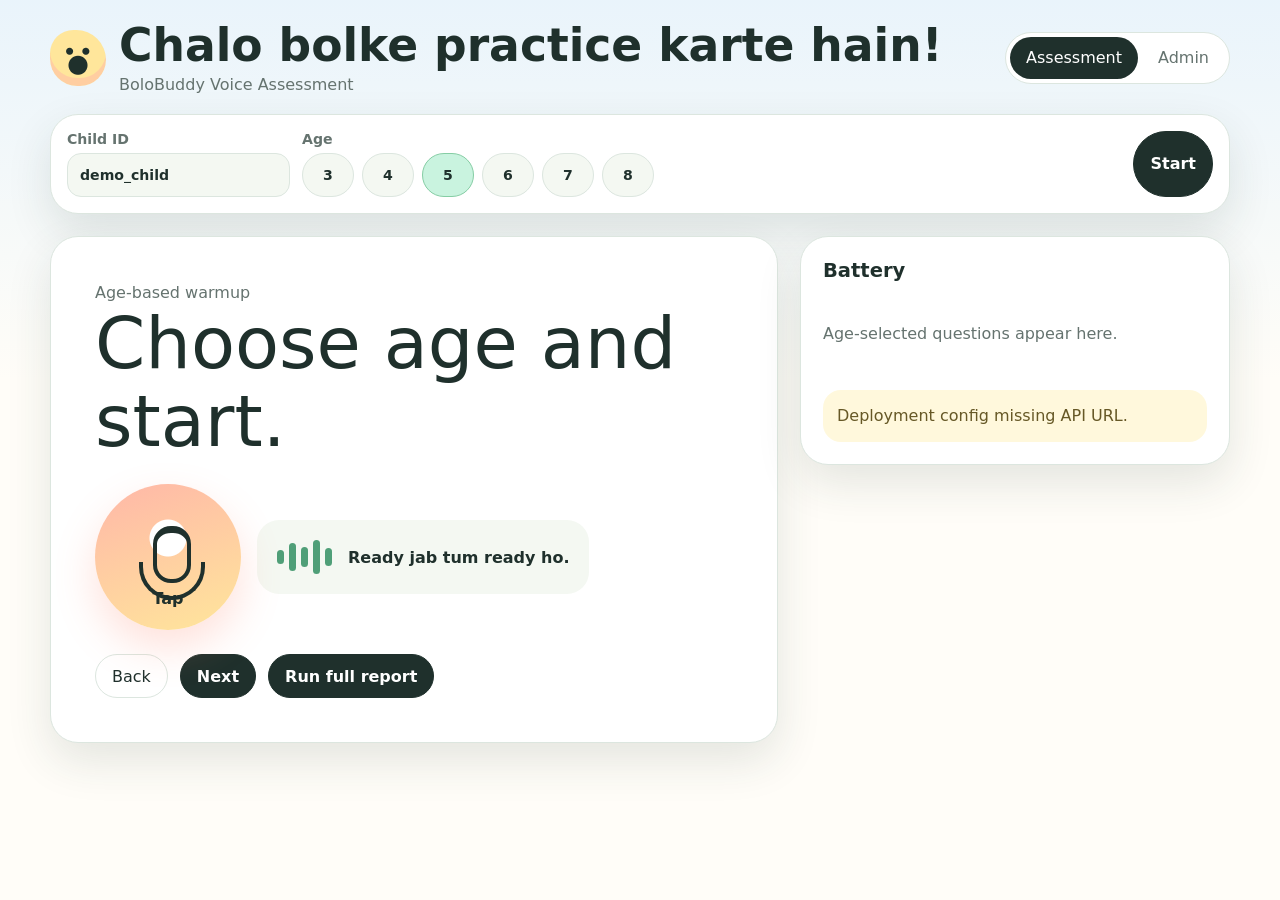
<file: deploy/aws/static/index.html>
<!doctype html>
<html lang="en-IN">
  <head>
    <meta charset="utf-8" />
    <meta name="viewport" content="width=device-width, initial-scale=1" />
    <title>BoloBuddy Voice Assessment</title>
    <script>
      window.BOLOBUDDY_API_URL = "__API_URL__";
      window.BOLOBUDDY_APP_TOKEN = "__APP_TOKEN__";
    </script>
    <style>
      :root {
        --ink: #1f302c;
        --muted: #65736f;
        --paper: #fffdf8;
        --panel: #ffffff;
        --line: #dce6df;
        --mint: #c9f3df;
        --sky: #cfe9ff;
        --sun: #ffe69b;
        --coral: #ffb7a8;
        --leaf: #4f9f78;
        --soft: #f4f8f2;
        --shadow: 0 18px 45px rgba(35, 54, 48, 0.12);
      }

      * { box-sizing: border-box; }

      body {
        margin: 0;
        font-family:
          ui-rounded, "Avenir Next", "Nunito", system-ui, -apple-system,
          BlinkMacSystemFont, "Segoe UI", sans-serif;
        color: var(--ink);
        background:
          linear-gradient(180deg, rgba(207, 233, 255, 0.45), transparent 380px),
          var(--paper);
      }

      button,
      input {
        font: inherit;
      }

      .app {
        min-height: 100vh;
        padding: 22px;
      }

      .shell {
        width: min(1180px, 100%);
        margin: 0 auto;
      }

      header {
        display: flex;
        justify-content: space-between;
        align-items: center;
        gap: 18px;
        margin-bottom: 20px;
      }

      .brand {
        display: flex;
        gap: 13px;
        align-items: center;
      }

      .mascot {
        width: 56px;
        height: 56px;
        border-radius: 44% 56% 49% 51%;
        background:
          radial-gradient(circle at 35% 38%, #1f302c 0 3px, transparent 4px),
          radial-gradient(circle at 64% 38%, #1f302c 0 3px, transparent 4px),
          radial-gradient(circle at 50% 63%, #1f302c 0 9px, transparent 10px),
          var(--sun);
        box-shadow: inset 0 -8px 0 rgba(255, 183, 168, 0.5);
        flex: 0 0 auto;
      }

      h1 {
        margin: 0;
        font-size: clamp(1.55rem, 4vw, 2.85rem);
        line-height: 1.05;
        letter-spacing: 0;
      }

      h2 {
        margin: 0 0 10px;
        font-size: 1.22rem;
        letter-spacing: 0;
      }

      .sub {
        margin: 5px 0 0;
        color: var(--muted);
      }

      .tabs {
        display: flex;
        gap: 4px;
        padding: 4px;
        border: 1px solid var(--line);
        background: var(--panel);
        border-radius: 999px;
      }

      .tabs button {
        min-height: 42px;
        border: 0;
        border-radius: 999px;
        background: transparent;
        color: var(--muted);
        padding: 0 16px;
        cursor: pointer;
      }

      .tabs button.active {
        background: var(--ink);
        color: #ffffff;
      }

      .start {
        display: grid;
        grid-template-columns: 1fr auto;
        gap: 14px;
        padding: 16px;
        border: 1px solid var(--line);
        border-radius: 26px;
        background: var(--panel);
        box-shadow: var(--shadow);
        margin-bottom: 22px;
      }

      .field-row {
        display: flex;
        flex-wrap: wrap;
        align-items: end;
        gap: 12px;
      }

      label {
        display: grid;
        gap: 6px;
        color: var(--muted);
        font-weight: 700;
        font-size: 0.88rem;
      }

      input {
        min-height: 44px;
        border: 1px solid var(--line);
        border-radius: 14px;
        padding: 0 12px;
        color: var(--ink);
        background: var(--soft);
      }

      .age-buttons {
        display: flex;
        flex-wrap: wrap;
        gap: 8px;
      }

      .age-buttons button,
      .primary,
      .ghost {
        min-height: 44px;
        border: 1px solid var(--line);
        border-radius: 999px;
        padding: 0 16px;
        cursor: pointer;
        color: var(--ink);
      }

      .age-buttons button {
        min-width: 52px;
        background: var(--soft);
        font-weight: 800;
      }

      .age-buttons button.active {
        background: var(--mint);
        border-color: #85cda4;
      }

      .primary {
        background: var(--ink);
        color: #ffffff;
        border-color: var(--ink);
        font-weight: 800;
      }

      .ghost {
        background: var(--panel);
      }

      .grid {
        display: grid;
        grid-template-columns: minmax(0, 1fr) minmax(330px, 430px);
        gap: 22px;
        align-items: start;
      }

      .card {
        border: 1px solid var(--line);
        background: var(--panel);
        border-radius: 28px;
        box-shadow: var(--shadow);
      }

      .practice {
        padding: clamp(24px, 5vw, 44px);
        min-height: 440px;
        display: grid;
        gap: 24px;
        align-content: center;
      }

      .prompt-kicker,
      .small {
        color: var(--muted);
        line-height: 1.5;
      }

      .prompt {
        font-size: clamp(2rem, 6vw, 4.5rem);
        line-height: 1.08;
        margin: 0;
        letter-spacing: 0;
      }

      .recorder {
        display: flex;
        align-items: center;
        flex-wrap: wrap;
        gap: 16px;
      }

      .mic {
        width: 146px;
        aspect-ratio: 1;
        border-radius: 50%;
        border: 0;
        background:
          radial-gradient(circle at 50% 37%, #ffffff 0 18px, transparent 19px),
          linear-gradient(160deg, var(--coral), var(--sun));
        color: var(--ink);
        box-shadow: 0 18px 42px rgba(255, 129, 105, 0.24);
        font-weight: 900;
        cursor: pointer;
        position: relative;
      }

      .mic::before {
        content: "";
        width: 30px;
        height: 46px;
        border: 4px solid var(--ink);
        border-top-width: 7px;
        border-radius: 18px;
        position: absolute;
        top: 42px;
        left: calc(50% - 15px);
      }

      .mic::after {
        content: "";
        width: 58px;
        height: 34px;
        border: 4px solid var(--ink);
        border-top: 0;
        border-radius: 0 0 34px 34px;
        position: absolute;
        top: 78px;
        left: calc(50% - 29px);
      }

      .mic span {
        position: absolute;
        inset: auto 0 22px;
      }

      .bubble {
        min-height: 72px;
        padding: 18px 20px;
        border-radius: 22px;
        background: var(--soft);
        display: flex;
        align-items: center;
        gap: 16px;
        font-weight: 800;
      }

      .wave {
        display: flex;
        gap: 5px;
        height: 38px;
        align-items: center;
      }

      .wave i {
        width: 7px;
        border-radius: 999px;
        background: var(--leaf);
        animation: wave 1.1s ease-in-out infinite;
      }

      .wave i:nth-child(1) { height: 14px; animation-delay: 0s; }
      .wave i:nth-child(2) { height: 28px; animation-delay: 0.08s; }
      .wave i:nth-child(3) { height: 20px; animation-delay: 0.16s; }
      .wave i:nth-child(4) { height: 34px; animation-delay: 0.24s; }
      .wave i:nth-child(5) { height: 18px; animation-delay: 0.32s; }

      @keyframes wave {
        0%, 100% { transform: scaleY(0.55); opacity: 0.55; }
        50% { transform: scaleY(1); opacity: 1; }
      }

      .panel {
        padding: 22px;
      }

      .stack {
        display: grid;
        gap: 14px;
      }

      .task-list {
        display: grid;
        gap: 9px;
      }

      .task {
        display: grid;
        grid-template-columns: 1fr auto;
        gap: 12px;
        padding: 12px;
        border-radius: 16px;
        background: var(--soft);
      }

      .pill {
        padding: 5px 10px;
        border-radius: 999px;
        background: #ffffff;
        color: var(--muted);
        white-space: nowrap;
        font-size: 0.82rem;
      }

      .pill.ready { background: var(--mint); color: var(--ink); }
      .pill.review { background: #fff3c4; color: var(--ink); }

      .report {
        display: grid;
        gap: 16px;
      }

      .report-section {
        border-top: 1px solid var(--line);
        padding-top: 14px;
      }

      .domain-grid,
      .admin-grid {
        display: grid;
        gap: 10px;
      }

      .domain,
      .admin-row {
        display: grid;
        grid-template-columns: 1fr auto;
        gap: 10px;
        padding: 12px;
        border-radius: 16px;
        background: var(--soft);
      }

      .hidden { display: none !important; }

      .notice {
        padding: 14px;
        border-radius: 18px;
        background: #fff8dc;
        color: #665826;
        line-height: 1.5;
      }

      @media (max-width: 880px) {
        .app { padding: 16px; }
        header { flex-direction: column; align-items: flex-start; }
        .start { grid-template-columns: 1fr; }
        .grid { grid-template-columns: 1fr; }
        .practice { min-height: 360px; }
        .mic { width: 132px; }
      }
    </style>
  </head>
  <body>
    <main class="app">
      <div class="shell">
        <header>
          <div class="brand">
            <div class="mascot" aria-hidden="true"></div>
            <div>
              <h1>Chalo bolke practice karte hain!</h1>
              <p class="sub">BoloBuddy Voice Assessment</p>
            </div>
          </div>
          <nav class="tabs" aria-label="View mode">
            <button class="active" type="button" data-view="assessment">Assessment</button>
            <button type="button" data-view="admin">Admin</button>
          </nav>
        </header>

        <section class="start card" id="assessmentStart">
          <div class="field-row">
            <label>
              Child ID
              <input id="childId" value="demo_child" autocomplete="off" />
            </label>
            <label>
              Age
              <div class="age-buttons" id="ageButtons">
                <button type="button" data-age="3">3</button>
                <button type="button" data-age="4">4</button>
                <button class="active" type="button" data-age="5">5</button>
                <button type="button" data-age="6">6</button>
                <button type="button" data-age="7">7</button>
                <button type="button" data-age="8">8</button>
              </div>
            </label>
          </div>
          <button class="primary" type="button" id="startButton">Start</button>
        </section>

        <section class="grid" id="assessmentView">
          <div class="stack">
            <article class="practice card">
              <div>
                <div class="prompt-kicker" id="taskKicker">Age-based warmup</div>
                <p class="prompt" id="promptText">Choose age and start.</p>
              </div>
              <div class="recorder">
                <button class="mic" type="button" id="recordButton" aria-label="Record prompt" disabled>
                  <span id="recordLabel">Tap</span>
                </button>
                <div class="bubble">
                  <div class="wave" aria-hidden="true"><i></i><i></i><i></i><i></i><i></i></div>
                  <span id="recordingText">Ready jab tum ready ho.</span>
                </div>
              </div>
              <div class="field-row">
                <button class="ghost" type="button" id="prevButton">Back</button>
                <button class="primary" type="button" id="nextButton">Next</button>
                <button class="primary" type="button" id="submitButton">Run full report</button>
              </div>
            </article>

            <article class="card panel report hidden" id="reportCard">
              <h2>Child feedback</h2>
              <p id="childFeedback" class="small"></p>
              <div class="report-section">
                <h2>Parent report</h2>
                <p id="adultFeedback" class="small"></p>
              </div>
              <div class="report-section">
                <h2>Insights</h2>
                <div class="domain-grid" id="insights"></div>
              </div>
              <div class="report-section">
                <h2>Practice suggestions</h2>
                <div class="domain-grid" id="exercises"></div>
              </div>
              <div class="notice">
                This report is educational practice feedback. It is not an IQ test,
                clinical diagnosis, or measure of a child's worth.
              </div>
            </article>
          </div>

          <aside class="card panel stack">
            <h2>Battery</h2>
            <p class="small" id="batteryLabel">Age-selected questions appear here.</p>
            <div class="task-list" id="taskList"></div>
            <div class="notice hidden" id="providerNotice">
              Real assessment needs the ElevenLabs API key configured on the backend.
            </div>
          </aside>
        </section>

        <section class="card panel hidden" id="adminView">
          <div class="field-row" style="justify-content: space-between;">
            <div>
              <h2>Admin dashboard</h2>
              <p class="small">Sessions, reports, review state, and S3-backed evidence.</p>
            </div>
            <label>
              Admin token
              <input id="adminToken" type="password" placeholder="Paste token" />
            </label>
            <button class="primary" type="button" id="loadAdmin">Load</button>
          </div>
          <div class="admin-grid" id="adminRows"></div>
          <article class="report-section hidden" id="adminDetail">
            <h2>Selected report</h2>
            <pre id="adminJson" style="white-space: pre-wrap; overflow:auto; background: var(--soft); border-radius:16px; padding:14px;"></pre>
          </article>
        </section>
      </div>
    </main>

    <script>
      const apiBase = (window.BOLOBUDDY_API_URL || "").replace(/\/$/, "");
      const appToken = window.BOLOBUDDY_APP_TOKEN || "";
      const hasAppToken = appToken && !appToken.startsWith("_");
      const state = {
        age: 5,
        session: null,
        battery: null,
        prompts: [],
        taskIndex: 0,
        recordings: {},
        mediaRecorder: null,
        chunks: [],
      };

      const $ = (selector) => document.querySelector(selector);
      const $$ = (selector) => Array.from(document.querySelectorAll(selector));

      const views = {
        assessment: $("#assessmentView"),
        admin: $("#adminView"),
      };

      $("[data-view='assessment']").addEventListener("click", () => switchView("assessment"));
      $("[data-view='admin']").addEventListener("click", () => switchView("admin"));
      $("#startButton").addEventListener("click", startSession);
      $("#recordButton").addEventListener("click", toggleRecording);
      $("#prevButton").addEventListener("click", () => moveTask(-1));
      $("#nextButton").addEventListener("click", () => moveTask(1));
      $("#submitButton").addEventListener("click", submitAssessment);
      $("#loadAdmin").addEventListener("click", loadAdmin);

      $$("#ageButtons button").forEach((button) => {
        button.addEventListener("click", () => {
          $$("#ageButtons button").forEach((item) => item.classList.remove("active"));
          button.classList.add("active");
          state.age = Number(button.dataset.age);
        });
      });

      init();

      async function init() {
        if (!apiBase || apiBase.startsWith("_")) {
          $("#providerNotice").textContent = "Deployment config missing API URL.";
          $("#providerNotice").classList.remove("hidden");
          return;
        }
        try {
          const config = await api("/config");
          if (!config.provider_ready) {
            $("#providerNotice").classList.remove("hidden");
          }
          if (config.app_token_required && !hasAppToken) {
            $("#providerNotice").textContent = "Deployment config missing app token.";
            $("#providerNotice").classList.remove("hidden");
          }
        } catch (error) {
          showStatus("Could not reach backend yet.");
        }
      }

      function switchView(name) {
        $$("[data-view]").forEach((button) => button.classList.toggle("active", button.dataset.view === name));
        views.assessment.classList.toggle("hidden", name !== "assessment");
        $("#assessmentStart").classList.toggle("hidden", name !== "assessment");
        views.admin.classList.toggle("hidden", name !== "admin");
      }

      async function startSession() {
        const childId = $("#childId").value.trim() || "demo_child";
        const response = await api("/sessions", {
          method: "POST",
          body: { child_id: childId, age_years: state.age, consent_verified: true },
        });
        state.session = response.session;
        state.battery = response.battery;
        state.prompts = response.prompts;
        state.taskIndex = 0;
        state.recordings = {};
        $("#recordButton").disabled = false;
        $("#reportCard").classList.add("hidden");
        renderTask();
      }

      function renderTask() {
        const prompt = state.prompts[state.taskIndex];
        if (!prompt) return;
        $("#taskKicker").textContent = `${state.battery.title} · ${state.taskIndex + 1}/${state.prompts.length}`;
        $("#promptText").textContent = prompt.display_text || prompt.text;
        $("#batteryLabel").textContent = `${state.battery.title}. ${state.battery.domains.join(", ")}.`;
        $("#recordingText").textContent = state.recordings[prompt.prompt_id] ? "Recording saved." : "Ready jab tum ready ho.";
        $("#recordLabel").textContent = state.recordings[prompt.prompt_id] ? "Again" : "Tap";
        $("#taskList").innerHTML = state.prompts.map((item, index) => `
          <div class="task">
            <span>${index + 1}. ${escapeHtml(item.display_text || item.text)}</span>
            <span class="pill ${state.recordings[item.prompt_id] ? "ready" : ""}">
              ${state.recordings[item.prompt_id] ? "saved" : item.assessment_mode}
            </span>
          </div>
        `).join("");
      }

      function moveTask(delta) {
        if (!state.prompts.length) return;
        state.taskIndex = Math.max(0, Math.min(state.prompts.length - 1, state.taskIndex + delta));
        renderTask();
      }

      async function toggleRecording() {
        if (state.mediaRecorder && state.mediaRecorder.state === "recording") {
          state.mediaRecorder.stop();
          $("#recordingText").textContent = "Checking recording...";
          return;
        }
        const stream = await navigator.mediaDevices.getUserMedia({ audio: true });
        state.chunks = [];
        state.mediaRecorder = new MediaRecorder(stream);
        state.mediaRecorder.ondataavailable = (event) => {
          if (event.data.size) state.chunks.push(event.data);
        };
        state.mediaRecorder.onstop = async () => {
          stream.getTracks().forEach((track) => track.stop());
          const blob = new Blob(state.chunks, { type: state.mediaRecorder.mimeType || "audio/webm" });
          const prompt = state.prompts[state.taskIndex];
          state.recordings[prompt.prompt_id] = {
            prompt_id: prompt.prompt_id,
            mime_type: blob.type || "audio/webm",
            audio_base64: await blobToBase64(blob),
          };
          renderTask();
        };
        state.mediaRecorder.start();
        $("#recordingText").textContent = "Main sun raha hoon...";
        $("#recordLabel").textContent = "Stop";
      }

      async function submitAssessment() {
        if (!state.session) return showStatus("Start a session first.");
        const tasks = Object.values(state.recordings);
        if (!tasks.length) return showStatus("Record at least one prompt.");
        $("#recordingText").textContent = "Running real STT and alignment...";
        const response = await api(`/sessions/${state.session.session_id}/assess`, {
          method: "POST",
          body: { tasks },
        });
        renderReport(response.report);
      }

      function renderReport(report) {
        $("#reportCard").classList.remove("hidden");
        $("#childFeedback").textContent = report.feedback.child_feedback;
        $("#adultFeedback").textContent = report.feedback.adult_feedback;
        $("#insights").innerHTML = report.insights.map((item) => `
          <div class="domain">
            <span><strong>${escapeHtml(item.label)}</strong><br><span class="small">${escapeHtml(item.summary)}</span></span>
            <span class="pill ${item.severity === "review" ? "review" : ""}">${item.severity}</span>
          </div>
        `).join("");
        $("#exercises").innerHTML = report.exercises.map((item) => `
          <div class="domain">
            <span><strong>${escapeHtml(item.skill)}</strong><br><span class="small">${escapeHtml(item.activity)}</span></span>
            <span class="pill">${item.priority}</span>
          </div>
        `).join("");
      }

      async function loadAdmin() {
        const token = $("#adminToken").value.trim();
        const response = await api("/admin/sessions", { headers: { "x-admin-token": token } });
        $("#adminRows").innerHTML = response.sessions.map((session) => `
          <button class="admin-row" type="button" data-session="${session.session_id}">
            <span>
              <strong>${escapeHtml(session.child_id)}</strong><br>
              <span class="small">${session.age_band || session.age_years} · ${session.status}</span>
            </span>
            <span class="pill ${session.needs_human_review ? "review" : ""}">
              ${session.needs_human_review ? "review" : session.developmental_level || "created"}
            </span>
          </button>
        `).join("");
        $$("#adminRows [data-session]").forEach((row) => {
          row.addEventListener("click", async () => {
            const detail = await api(`/admin/sessions/${row.dataset.session}`, {
              headers: { "x-admin-token": token },
            });
            $("#adminDetail").classList.remove("hidden");
            $("#adminJson").textContent = JSON.stringify(detail, null, 2);
          });
        });
      }

      async function api(path, options = {}) {
        const needsAppToken =
          path === "/sessions" ||
          path.startsWith("/sessions/") ||
          path.includes("/assess");
        const headers = {
          ...(options.body ? { "content-type": "application/json" } : {}),
          ...(needsAppToken && hasAppToken ? { "x-app-token": appToken } : {}),
          ...(options.headers || {}),
        };
        const response = await fetch(apiBase + path, {
          method: options.method || "GET",
          headers,
          body: options.body ? JSON.stringify(options.body) : undefined,
        });
        const payload = await response.json().catch(() => ({}));
        if (!response.ok) {
          throw showStatus(payload.message || payload.error || "Request failed.");
        }
        return payload;
      }

      function blobToBase64(blob) {
        return new Promise((resolve, reject) => {
          const reader = new FileReader();
          reader.onloadend = () => resolve(reader.result);
          reader.onerror = reject;
          reader.readAsDataURL(blob);
        });
      }

      function showStatus(message) {
        $("#recordingText").textContent = message;
        return new Error(message);
      }

      function escapeHtml(value) {
        return String(value)
          .replaceAll("&", "&amp;")
          .replaceAll("<", "&lt;")
          .replaceAll(">", "&gt;")
          .replaceAll('"', "&quot;");
      }
    </script>
  </body>
</html>
</file>
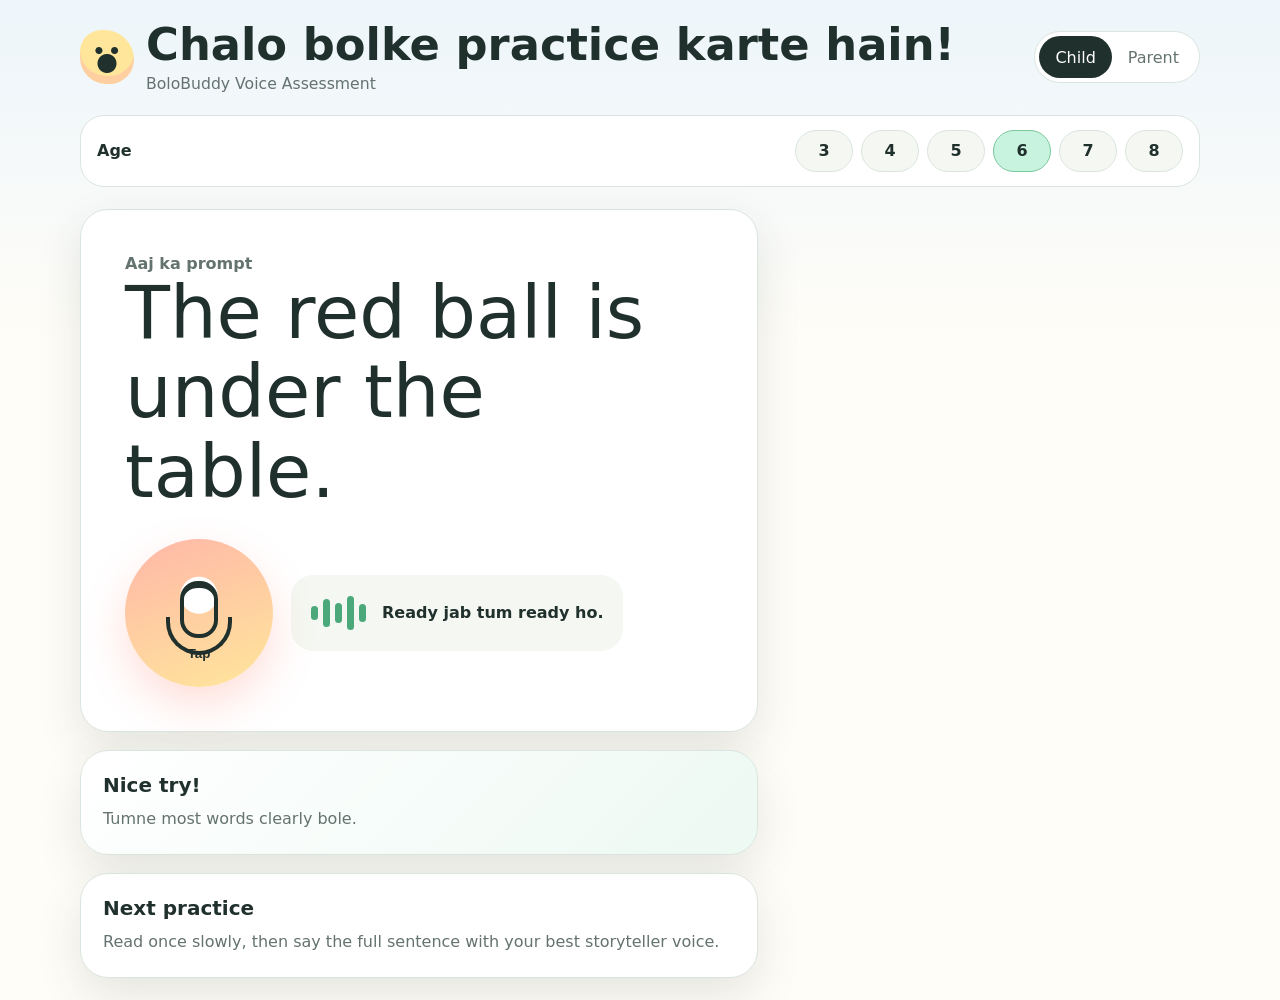
<file: examples/kids_voice_assessment_agent/ui/index.html>
<!doctype html>
<html lang="en-IN">
  <head>
    <meta charset="utf-8" />
    <meta name="viewport" content="width=device-width, initial-scale=1" />
    <title>BoloBuddy Voice Assessment</title>
    <style>
      :root {
        --ink: #20302d;
        --muted: #64736f;
        --paper: #fffdf8;
        --mint: #c8f3df;
        --sky: #cfe9ff;
        --sun: #ffe69b;
        --coral: #ffb7a8;
        --lavender: #ded7ff;
        --line: #dbe5df;
        --soft: #f4f7f2;
        --shadow: 0 18px 45px rgba(40, 54, 50, 0.12);
      }

      * {
        box-sizing: border-box;
      }

      body {
        margin: 0;
        font-family:
          ui-rounded, "Avenir Next", "Nunito", system-ui, -apple-system,
          BlinkMacSystemFont, "Segoe UI", sans-serif;
        color: var(--ink);
        background:
          linear-gradient(180deg, rgba(207, 233, 255, 0.38), transparent 340px),
          var(--paper);
      }

      .KidsVoiceHome {
        min-height: 100vh;
        padding: 22px;
      }

      .shell {
        width: min(1120px, 100%);
        margin: 0 auto;
      }

      header {
        display: flex;
        align-items: center;
        justify-content: space-between;
        gap: 16px;
        margin-bottom: 22px;
      }

      .brand {
        display: flex;
        align-items: center;
        gap: 12px;
        min-width: 0;
      }

      .mascot {
        width: 54px;
        height: 54px;
        border-radius: 42% 58% 48% 52%;
        background:
          radial-gradient(circle at 35% 38%, #20302d 0 3px, transparent 4px),
          radial-gradient(circle at 64% 38%, #20302d 0 3px, transparent 4px),
          radial-gradient(circle at 50% 62%, #20302d 0 9px, transparent 10px),
          var(--sun);
        box-shadow: inset 0 -8px 0 rgba(255, 183, 168, 0.5);
        flex: 0 0 auto;
      }

      h1 {
        margin: 0;
        font-size: clamp(1.45rem, 4vw, 2.8rem);
        line-height: 1.04;
        letter-spacing: 0;
      }

      .sub {
        margin: 5px 0 0;
        color: var(--muted);
        font-size: 0.98rem;
      }

      .mode-tabs {
        display: flex;
        padding: 4px;
        border: 1px solid var(--line);
        border-radius: 999px;
        background: #ffffff;
      }

      .start-strip {
        display: flex;
        align-items: center;
        justify-content: space-between;
        gap: 14px;
        margin-bottom: 22px;
        padding: 14px 16px;
        border: 1px solid var(--line);
        border-radius: 24px;
        background: #ffffff;
      }

      .AgeSelector {
        display: flex;
        gap: 8px;
        flex-wrap: wrap;
      }

      .AgeSelector button {
        min-width: 58px;
        min-height: 42px;
        border: 1px solid var(--line);
        border-radius: 999px;
        background: var(--soft);
        color: var(--ink);
        font: inherit;
        font-weight: 700;
        cursor: pointer;
      }

      .AgeSelector button.active {
        background: var(--mint);
        border-color: #7bc89d;
      }

      .mode-tabs button {
        border: 0;
        min-height: 42px;
        padding: 0 16px;
        border-radius: 999px;
        background: transparent;
        color: var(--muted);
        font: inherit;
        cursor: pointer;
      }

      .mode-tabs button.active {
        background: var(--ink);
        color: #ffffff;
      }

      .layout {
        display: grid;
        grid-template-columns: minmax(0, 1fr) minmax(320px, 420px);
        gap: 22px;
        align-items: start;
      }

      .PromptCard,
      .ChildFeedbackCard,
      .FriendlyRetryCard,
      .ParentReportView,
      .PracticeSuggestions {
        background: #ffffff;
        border: 1px solid var(--line);
        border-radius: 28px;
        box-shadow: var(--shadow);
      }

      .PromptCard {
        padding: clamp(24px, 5vw, 44px);
        min-height: 380px;
        display: grid;
        align-content: center;
        gap: 28px;
      }

      .prompt-label {
        color: var(--muted);
        font-weight: 700;
      }

      .prompt-text {
        font-size: clamp(2rem, 6vw, 4.6rem);
        line-height: 1.08;
        letter-spacing: 0;
        margin: 0;
      }

      .controls {
        display: flex;
        align-items: center;
        gap: 18px;
        flex-wrap: wrap;
      }

      .BigMicButton {
        width: 148px;
        aspect-ratio: 1;
        border: 0;
        border-radius: 50%;
        background:
          radial-gradient(circle at 50% 38%, #ffffff 0 18px, transparent 19px),
          linear-gradient(160deg, var(--coral), var(--sun));
        color: var(--ink);
        box-shadow: 0 18px 42px rgba(255, 129, 105, 0.25);
        font-weight: 800;
        cursor: pointer;
        display: grid;
        place-items: center;
        position: relative;
      }

      .BigMicButton::before {
        content: "";
        width: 30px;
        height: 46px;
        border-radius: 18px;
        border: 4px solid var(--ink);
        border-top-width: 7px;
        position: absolute;
        top: 42px;
      }

      .BigMicButton::after {
        content: "";
        width: 58px;
        height: 34px;
        border: 4px solid var(--ink);
        border-top: 0;
        border-radius: 0 0 34px 34px;
        position: absolute;
        top: 78px;
      }

      .BigMicButton span {
        margin-top: 82px;
        z-index: 1;
      }

      .RecordingBubble {
        min-height: 72px;
        padding: 18px 20px;
        border-radius: 22px;
        background: var(--soft);
        display: flex;
        align-items: center;
        gap: 16px;
        color: var(--ink);
        font-weight: 700;
      }

      .ListeningWaveform {
        display: flex;
        gap: 5px;
        height: 40px;
        align-items: center;
      }

      .ListeningWaveform i {
        width: 7px;
        border-radius: 999px;
        background: #4ba87a;
        animation: wave 1.1s ease-in-out infinite;
      }

      .ListeningWaveform i:nth-child(1) { height: 14px; animation-delay: 0s; }
      .ListeningWaveform i:nth-child(2) { height: 28px; animation-delay: 0.08s; }
      .ListeningWaveform i:nth-child(3) { height: 20px; animation-delay: 0.16s; }
      .ListeningWaveform i:nth-child(4) { height: 34px; animation-delay: 0.24s; }
      .ListeningWaveform i:nth-child(5) { height: 18px; animation-delay: 0.32s; }

      @keyframes wave {
        0%, 100% { transform: scaleY(0.55); opacity: 0.58; }
        50% { transform: scaleY(1); opacity: 1; }
      }

      .ChildFeedbackCard,
      .FriendlyRetryCard,
      .PracticeSuggestions {
        padding: 22px;
        margin-top: 18px;
      }

      .FriendlyRetryCard {
        background: #fff8dc;
        display: none;
      }

      .ChildFeedbackCard {
        background: linear-gradient(135deg, #ffffff, #edf9f3);
      }

      .ChildFeedbackCard h2,
      .ParentReportView h2,
      .PracticeSuggestions h2 {
        margin: 0 0 10px;
        font-size: 1.25rem;
        letter-spacing: 0;
      }

      .ChildFeedbackCard p,
      .FriendlyRetryCard p,
      .PracticeSuggestions p {
        margin: 0;
        color: var(--muted);
        line-height: 1.55;
      }

      .ParentReportView {
        padding: 22px;
      }

      .report-row {
        border-top: 1px solid var(--line);
        padding: 15px 0;
      }

      .report-row:first-of-type {
        border-top: 0;
      }

      .report-row strong {
        display: block;
        margin-bottom: 7px;
      }

      .WordTimeline {
        display: grid;
        gap: 9px;
      }

      .word {
        display: grid;
        grid-template-columns: 1fr auto;
        gap: 10px;
        padding: 11px 12px;
        border-radius: 16px;
        background: var(--soft);
        align-items: center;
      }

      .word.variant { background: var(--sky); }
      .word.missed { background: #fff3c4; }

      .pill {
        padding: 5px 10px;
        border-radius: 999px;
        background: #ffffff;
        color: var(--muted);
        font-size: 0.82rem;
        white-space: nowrap;
      }

      .ScoreBreakdown {
        display: grid;
        gap: 12px;
      }

      .meter {
        display: grid;
        gap: 6px;
      }

      .meter div {
        height: 10px;
        border-radius: 999px;
        background: var(--soft);
        overflow: hidden;
      }

      .meter span {
        display: block;
        height: 100%;
        border-radius: inherit;
        background: linear-gradient(90deg, #73cfa1, #7ab8ff);
      }

      .teacher-note {
        color: var(--muted);
        line-height: 1.5;
      }

      [hidden] {
        display: none !important;
      }

      @media (max-width: 860px) {
        .KidsVoiceHome {
          padding: 16px;
        }

        header {
          align-items: flex-start;
          flex-direction: column;
        }

        .layout {
          grid-template-columns: 1fr;
        }

        .PromptCard {
          min-height: 320px;
        }

        .BigMicButton {
          width: 132px;
        }
      }
    </style>
  </head>
  <body>
    <main class="KidsVoiceHome">
      <div class="shell">
        <header>
          <div class="brand">
            <div class="mascot" aria-hidden="true"></div>
            <div>
              <h1>Chalo bolke practice karte hain!</h1>
              <p class="sub">BoloBuddy Voice Assessment</p>
            </div>
          </div>
          <nav class="mode-tabs" aria-label="View mode">
            <button class="active" type="button" data-mode="child">Child</button>
            <button type="button" data-mode="parent">Parent</button>
          </nav>
        </header>

        <section class="start-strip" aria-label="Assessment start">
          <strong>Age</strong>
          <div class="AgeSelector" aria-label="Child age">
            <button type="button" data-age="3">3</button>
            <button type="button" data-age="4">4</button>
            <button type="button" data-age="5">5</button>
            <button class="active" type="button" data-age="6">6</button>
            <button type="button" data-age="7">7</button>
            <button type="button" data-age="8">8</button>
          </div>
        </section>

        <section class="layout">
          <div>
            <article class="PromptCard">
              <div>
                <div class="prompt-label">Aaj ka prompt</div>
                <p class="prompt-text">The red ball is under the table.</p>
              </div>
              <div class="controls">
                <button class="BigMicButton" type="button" id="micButton" aria-label="Tap to speak">
                  <span>Tap</span>
                </button>
                <div class="RecordingBubble" id="recordingBubble">
                  <div class="ListeningWaveform" aria-hidden="true">
                    <i></i><i></i><i></i><i></i><i></i>
                  </div>
                  <span id="recordingText">Ready jab tum ready ho.</span>
                </div>
              </div>
            </article>

            <article class="FriendlyRetryCard" id="retryCard">
              <h2>Ek baar aur?</h2>
              <p>Thoda noise aa gaya. Mic ko thoda paas laao, phir se try karte hain.</p>
            </article>

            <article class="ChildFeedbackCard">
              <h2>Nice try!</h2>
              <p id="childFeedback">Tumne most words clearly bole.</p>
            </article>

            <article class="PracticeSuggestions">
              <h2>Next practice</h2>
              <p>Read once slowly, then say the full sentence with your best storyteller voice.</p>
            </article>
          </div>

          <aside class="ParentReportView" id="parentReport" hidden>
            <h2>Parent report</h2>
            <div class="report-row">
              <strong>Expected</strong>
              <span>The red ball is under the table.</span>
            </div>
            <div class="report-row">
              <strong>Spoken</strong>
              <span>the red ball is under table</span>
            </div>
            <div class="report-row">
              <strong>Word timeline</strong>
              <div class="WordTimeline">
                <div class="word"><span>the</span><span class="pill">matched</span></div>
                <div class="word"><span>red</span><span class="pill">matched</span></div>
                <div class="word"><span>ball</span><span class="pill">matched</span></div>
                <div class="word"><span>is</span><span class="pill">matched</span></div>
                <div class="word"><span>under</span><span class="pill">matched</span></div>
                <div class="word missed"><span>the</span><span class="pill">missed</span></div>
                <div class="word"><span>table</span><span class="pill">matched</span></div>
              </div>
            </div>
            <div class="report-row">
              <strong>Score breakdown</strong>
              <div class="ScoreBreakdown">
                <label class="meter">Completeness <div><span style="width: 86%"></span></div></label>
                <label class="meter">Fluency <div><span style="width: 92%"></span></div></label>
                <label class="meter">Audio quality <div><span style="width: 83%"></span></div></label>
              </div>
            </div>
            <div class="report-row teacher-note">
              The article before table appears skipped. Audio quality was acceptable.
              This is educational practice feedback, not a clinical diagnosis.
            </div>
            <div class="report-row">
              <strong>Full report insights</strong>
              <div class="WordTimeline">
                <div class="word variant"><span>Speech clarity</span><span class="pill">comfortable</span></div>
                <div class="word"><span>Small word completion</span><span class="pill">practice</span></div>
                <div class="word"><span>Working memory</span><span class="pill">developing</span></div>
              </div>
            </div>
            <div class="report-row teacher-note">
              Practice: listen to a sentence and repeat it with all small words.
              This report is not an IQ test or diagnosis.
            </div>
          </aside>
        </section>
      </div>
    </main>

    <script>
      const mic = document.querySelector("#micButton");
      const bubble = document.querySelector("#recordingText");
      const retry = document.querySelector("#retryCard");
      const feedback = document.querySelector("#childFeedback");
      const parentReport = document.querySelector("#parentReport");
      const tabs = document.querySelectorAll("[data-mode]");
      const ageButtons = document.querySelectorAll("[data-age]");
      const promptText = document.querySelector(".prompt-text");
      let listening = false;

      mic.addEventListener("click", () => {
        listening = !listening;
        bubble.textContent = listening ? "Main sun raha hoon..." : "Great! Checking gently...";
        feedback.textContent = listening
          ? "BoloBuddy sun raha hai."
          : "Nice try! Tumne most words clearly bole.";
        retry.style.display = listening ? "none" : "block";
      });

      tabs.forEach((tab) => {
        tab.addEventListener("click", () => {
          tabs.forEach((item) => item.classList.remove("active"));
          tab.classList.add("active");
          parentReport.hidden = tab.dataset.mode !== "parent";
        });
      });

      ageButtons.forEach((button) => {
        button.addEventListener("click", () => {
          ageButtons.forEach((item) => item.classList.remove("active"));
          button.classList.add("active");
          const age = Number(button.dataset.age);
          if (age <= 4) {
            promptText.textContent = "Red ball.";
            feedback.textContent = "Nice try! Tumne achha effort kiya.";
          } else if (age <= 6) {
            promptText.textContent = "I packed my school bag.";
            feedback.textContent = "Super effort! Tumne sentence clearly bola.";
          } else {
            promptText.textContent = "I went to school, phir maine lunch khaya.";
            feedback.textContent = "Great! Code-switch sentence kaafi clearly bola.";
          }
        });
      });
    </script>
  </body>
</html>
</file>
